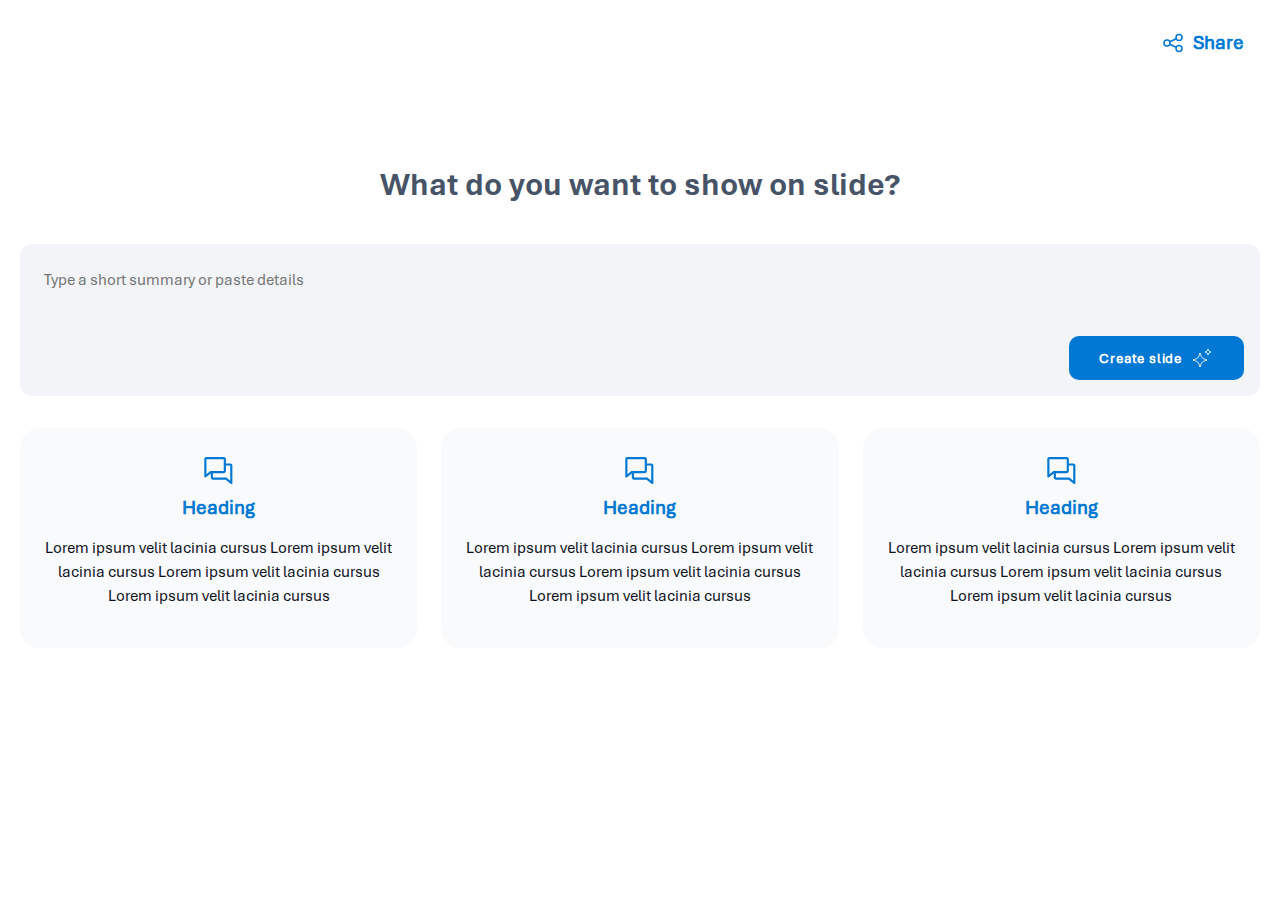
<file: index.html>
<!DOCTYPE html>
<html lang="en">
  <head>
    <meta charset="UTF-8" />
    <meta name="viewport" content="width=device-width, initial-scale=1.0" />
    <title>TeamSLI</title>
    <meta name="description" content="Simple Slide Creator" />
    <meta name="author" content="TeamSLI" />
    
    <!-- Bootstrap CSS -->
    <link href="https://cdn.jsdelivr.net/npm/bootstrap@5.3.0-alpha1/dist/css/bootstrap.min.css" rel="stylesheet">
    <!-- Custom styles -->
    <link rel="stylesheet" href="./assets/css/style.css">
  </head>

  <body>
    <div class="header">
      <a href="page.html" class="share-btn">
        <img src="./assets/images/share.svg" alt="Share Icon">
        Share
      </a>
    </div>

    <div class="main-container">
      <h1 class="title">What do you want to show on slide?</h1>
      
      <div class="input-container">
        <textarea class="text-input" placeholder="Type a short summary or paste details"></textarea>
        <div class="btn-wrapper">
          <button class="create-btn">
            Create slide
            <img src="./assets/images/ai-magic.svg" alt="AI Magic Icon">
          </button>
        </div>
      </div>
      
      <div class="templates-container">
        <div class="template-card">
          <div class="template-icon">
            <img src="./assets/images/chats.svg" alt="Chats Icon">
          </div>
          <h2 class="template-title">Heading</h2>
          <p class="template-description">Lorem ipsum velit lacinia cursus Lorem ipsum velit lacinia cursus Lorem ipsum velit lacinia cursus Lorem ipsum velit lacinia cursus</p>
        </div>
        
        <div class="template-card">
          <div class="template-icon">
            <img src="./assets/images/chats.svg" alt="Chats Icon">
          </div>
          <h2 class="template-title">Heading</h2>
          <p class="template-description">Lorem ipsum velit lacinia cursus Lorem ipsum velit lacinia cursus Lorem ipsum velit lacinia cursus Lorem ipsum velit lacinia cursus</p>
        </div>
        
        <div class="template-card">
          <div class="template-icon">
            <img src="./assets/images/chats.svg" alt="Chats Icon">
          </div>
          <h2 class="template-title">Heading</h2>
          <p class="template-description">Lorem ipsum velit lacinia cursus Lorem ipsum velit lacinia cursus Lorem ipsum velit lacinia cursus Lorem ipsum velit lacinia cursus</p>
        </div>
      </div>
    </div>
    <script src="./assets/js/auto-resize.js"></script>
  </body>
</html>
</file>
<file: assets/css/style.css>
@font-face {
    font-family: 'Aptos';
    src: url('../fonts/aptos.ttf') format('truetype');
}
@font-face {
    font-family: 'Aptos Bold';
    src: url('../fonts/aptos-bold.ttf') format('truetype');
}

:root {
--primary-blue: #0078D4;
--light-gray: #F2F4F7;
--lighter-gray: #F9FAFB;
--dark-gray: #484848;
}

body {
font-family: 'Aptos', sans-serif;
background-color: white;
color: #333;
}

.header {
padding: 20px;
display: flex;
justify-content: flex-end;
max-width: 1440px;
margin: 0 auto;
}

.share-btn {
display: flex;
align-items: center;
color: var(--primary-blue);
background: transparent;
border: none;
font-size: 20px;
font-weight: 700;
cursor: pointer;
padding: 8px 16px;
border-radius: 6px;
text-decoration: none;
}

.share-btn:hover {
background-color: rgba(59, 130, 246, 0.1);
}

.share-btn img {
margin-right: 8px;
}

.main-container {
max-width: 1440px;
margin: 0 auto;
padding: 80px 20px;
}

.title {
font-family: 'Aptos Bold', sans-serif;
text-align: center;
font-size: 32px;
font-weight: 800;
color: #475467;
margin-bottom: 40px;
}

.input-container {
display: block;
gap: 15px;
flex-direction: column;
background-color: var(--light-gray);
border-radius: 12px;
padding: 16px;
margin-bottom: 32px;
}

.text-input {
width: 100%;
border: none;
background: transparent;
display: block;
font-size: 16px;
color: #475467;
margin-bottom: 12px;
padding: 8px;
overflow-y: auto;
line-height: 1.5;
min-height: 60px;
max-height: 200px; /* max expansion height */
overflow-y: auto;
resize: none !important; /* prevent manual resize if you want */
}

.text-input::-webkit-scrollbar {
    width: 6px;
}

.text-input::-webkit-scrollbar-thumb {
    background-color: #98A2B3;
    border-radius: 3px;
}

.text-input:focus {
outline: none;
}
.btn-wrapper{
    display: flex;
    justify-content: end;
    align-items: center; 
}

.create-btn {
display: flex;
align-items: center;
justify-content: center;
width: fit-content;
background-color: var(--primary-blue);
color: white;
border: none;
border-radius: 10px;
padding: 10px 30px;
font-size: 14px;
letter-spacing: 0.8px;
font-weight: 600;
cursor: pointer;
}

.create-btn:hover {
background-color: #2563eb;
}

.create-btn img {
margin-left: 8px;
}

.templates-container {
display: flex;
flex-direction: column;
gap: 16px;
}

.template-card {
background-color: var(--lighter-gray);
border-radius: 20px;
padding: 24px;
display: flex;
flex-direction: column;
align-items: center;
text-align: center;
}

.template-icon {
color: var(--primary-blue);
margin-bottom: 8px;
}

.template-title {
color: var(--primary-blue);
font-weight: 700;
font-size: 20px;
margin-bottom: 16px;
}

.template-description {
color: #0C111D;
font-size: 16px;
line-height: 1.5;
}

/* Tablet styles for 744px and below */
@media (max-width: 744px) {
.main-container {
    max-width: 100%;
    padding: 0 24px;
}
.share-btn{
    font-size: 18px;
}

.title {
    font-size: 24px;
    margin-bottom: 32px;
}

.templates-container {
    display: grid;
    grid-template-columns: repeat(2, 1fr);
    gap: 20px;
}

.template-card:last-child {
    grid-column: span 2;
    max-width: 100%;
    margin: 0;
}

.template-title {
    font-size: 16px;
    margin-bottom: 12px;
}

.template-description {
    font-size: 13px;
}

.input-container {
    padding: 14px;
    margin-bottom: 28px;
    align-items: end;
}

.create-btn {
    padding: 10px 16px;
    width: fit-content;
}
.slide-input{
    width: 100%;
}
}

/* Desktop responsive styles */
@media (min-width: 744px) {
.templates-container {
    display: grid;
    grid-template-columns: repeat(3, 1fr);
    gap: 24px;
}

.input-container {
    flex-direction: column;
    align-items: end;
}

.slide-input {
    flex-grow: 1;
    margin-bottom: 0;
}

}

/* Mobile specific styles (390px and below) */
@media (max-width: 478px) {
.header {
    padding: 16px;
}

.title {
    font-size: 22px;
    margin-bottom: 24px;
}

.main-container {
    padding: 60px 15px;
}

.input-container {
    padding: 5px 10px 10px;
    margin-bottom: 24px;
    gap: 10px;
}

.template-card {
    padding: 16px;
}

.template-title {
    font-size: 16px;
    margin-bottom: 12px;
}

.template-description {
    font-size: 13px;
}

.templates-container {
    display: flex;
    flex-direction: column;
    gap: 16px;
}
.btn-wrapper{
    display: block;
}
.create-btn {
    width: calc(100% - 30px);
    position: absolute;
    left: 14px;
    margin-top: 20px;
}

.templates-container{
    margin-top: 90px;
}
}
</file>
